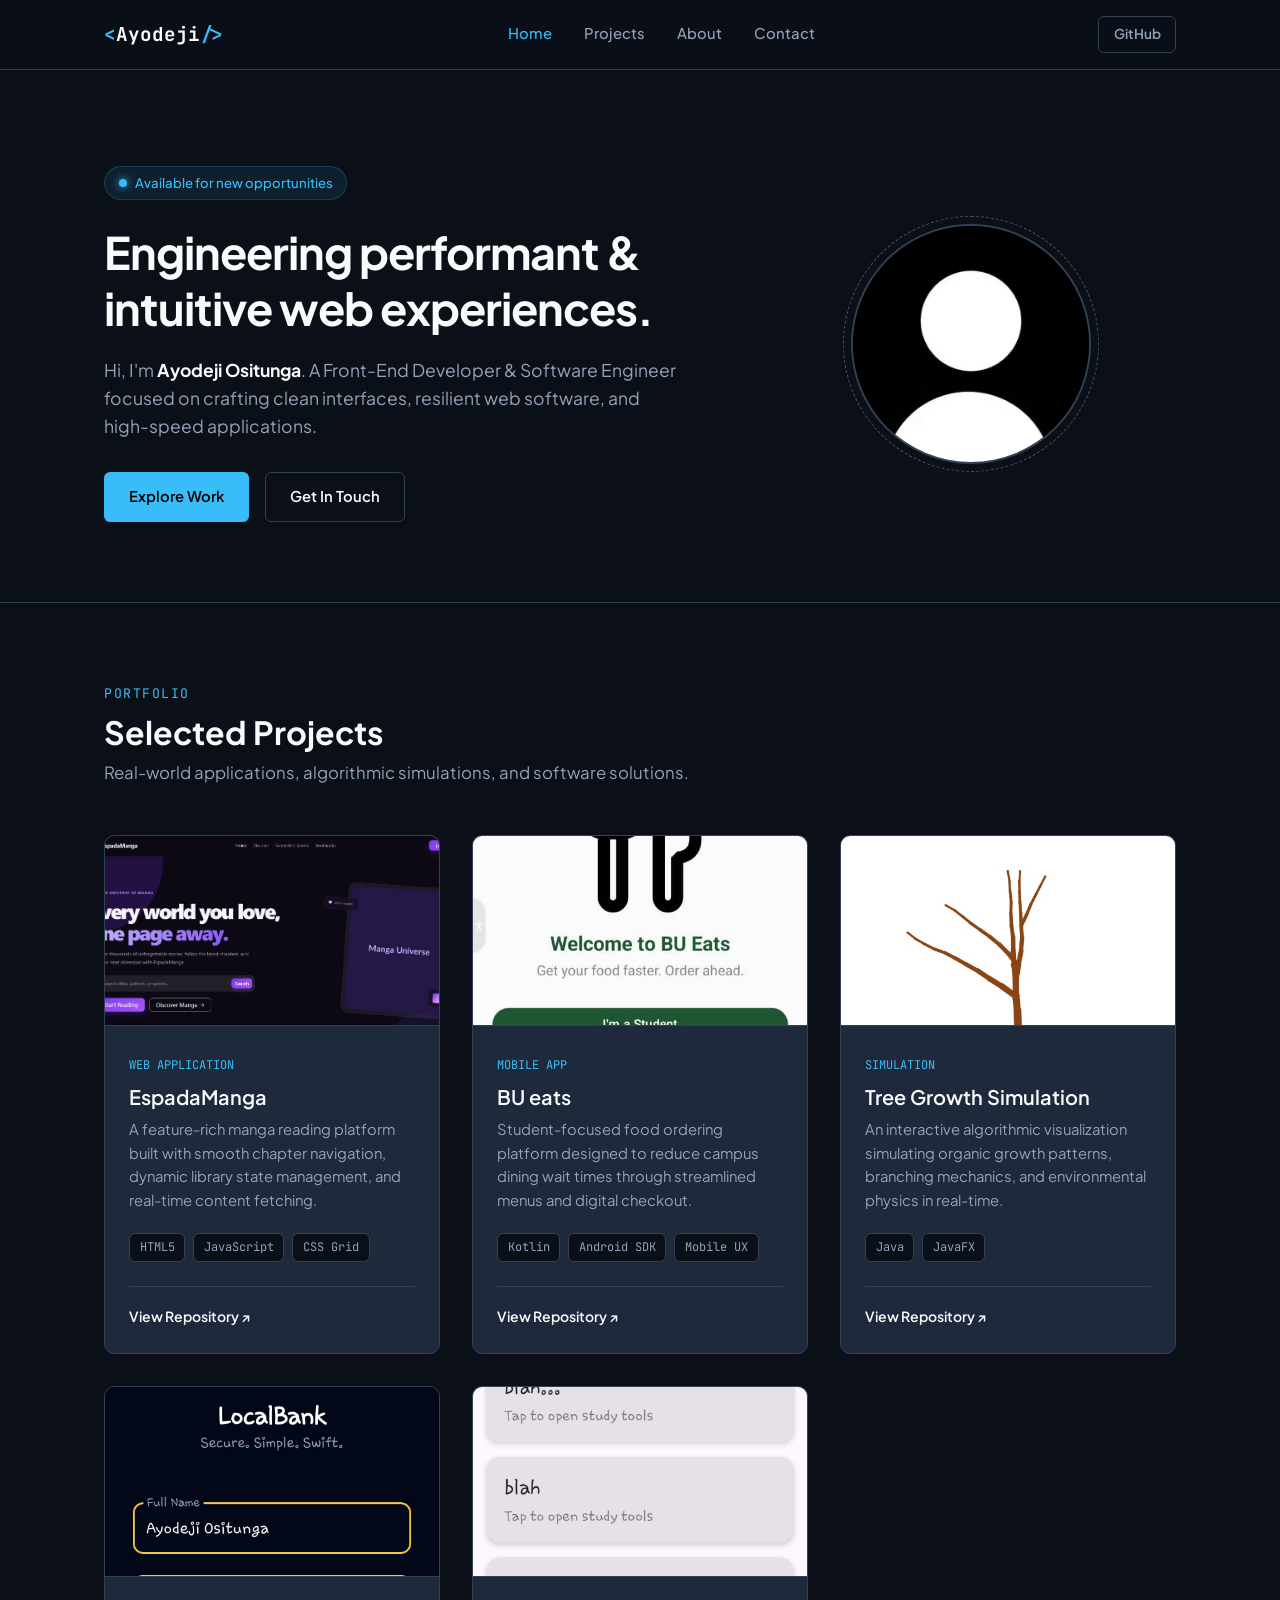
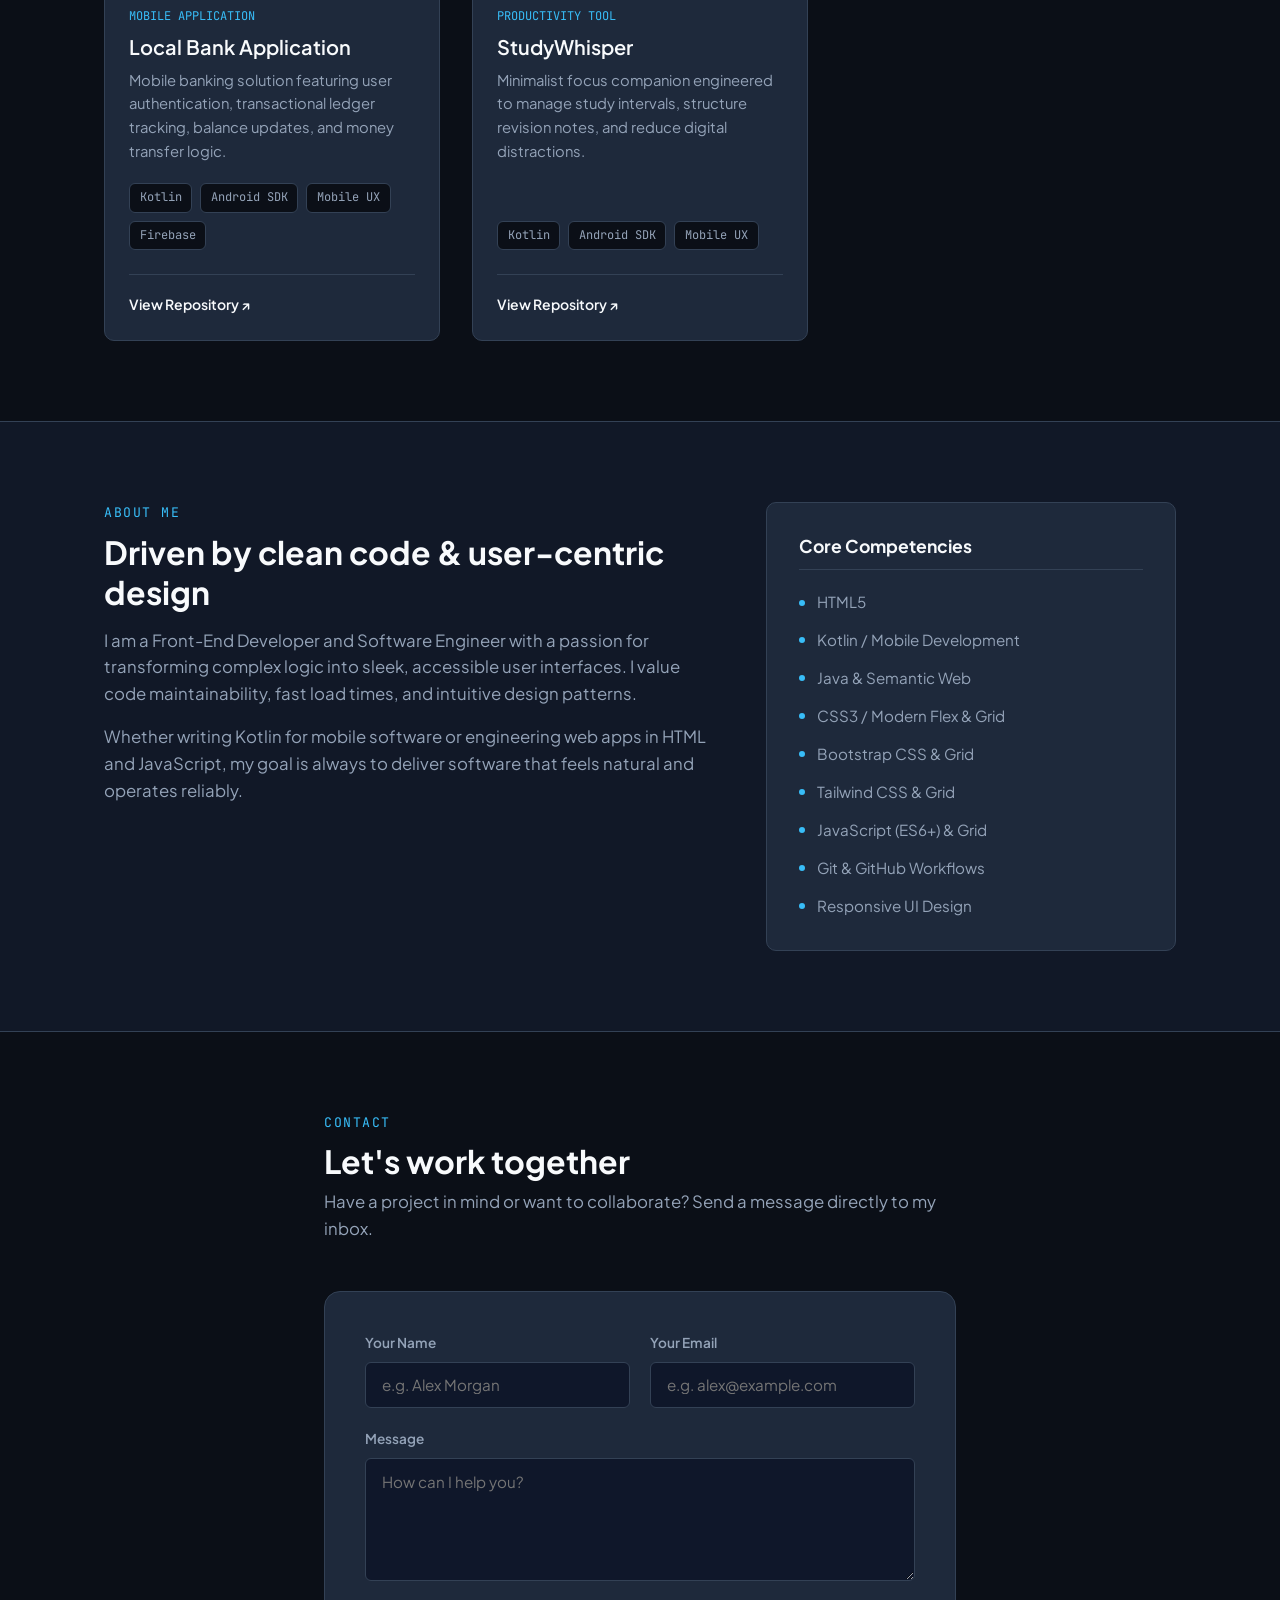
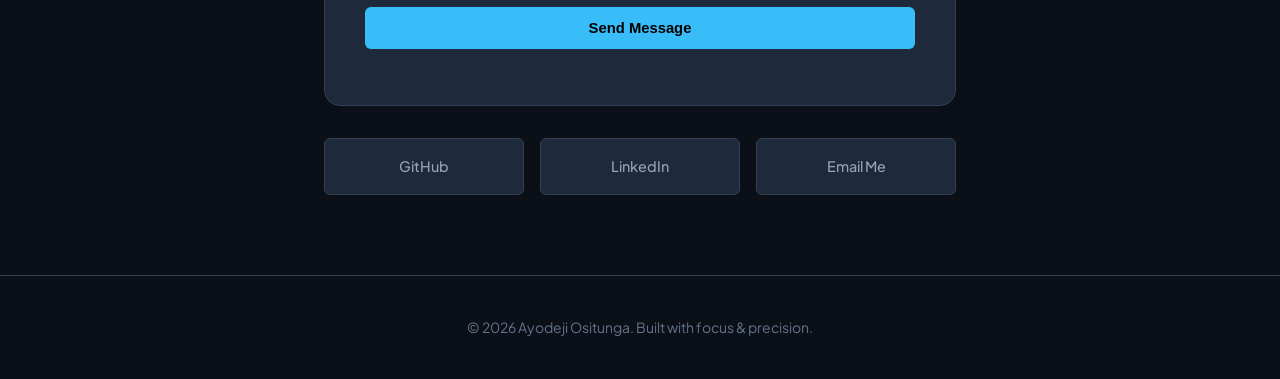
<file: index.html>
<!DOCTYPE html>
<html lang="en">
<head>
    <meta charset="UTF-8">
    <meta name="viewport" content="width=device-width, initial-scale=1.0">
    <title>Ayodeji Ositunga | Software Engineer & Front-End Developer</title>
    <link rel="preconnect" href="https://fonts.googleapis.com">
    <link rel="preconnect" href="https://fonts.gstatic.com" crossorigin>
    <link href="https://fonts.googleapis.com/css2?family=Plus+Jakarta+Sans:wght@400;500;600;700&family=JetBrains+Mono:wght@400;500&display=swap" rel="stylesheet">
    <link rel="stylesheet" href="style.css">
</head>
<body>

    <header class="header">
        <div class="nav-container">
            <a href="#home" class="logo">
                <span class="logo-bracket">&lt;</span>Ayodeji<span class="logo-bracket">/&gt;</span>
            </a>
            <nav class="nav-menu" id="navMenu">
                <a href="#home" class="nav-link active">Home</a>
                <a href="#projects" class="nav-link">Projects</a>
                <a href="#about" class="nav-link">About</a>
                <a href="#contact" class="nav-link">Contact</a>
            </nav>
            <div class="nav-actions">
                <a href="https://github.com/YhungBoss" target="_blank" rel="noopener noreferrer" class="btn btn-sm btn-ghost">GitHub</a>
                <button class="nav-toggle" id="navToggle" aria-label="Toggle navigation">
                    <span></span><span></span>
                </button>
            </div>
        </div>
    </header>

    <main>
        <section class="hero" id="home">
            <div class="container hero-grid">
                <div class="hero-text">
                    <div class="status-badge">
                        <span class="status-dot"></span> Available for new opportunities
                    </div>
                    <h1 class="hero-title">Engineering performant &amp; intuitive web experiences.</h1>
                    <p class="hero-description">
                        Hi, I'm <strong>Ayodeji Ositunga</strong>. A Front-End Developer &amp; Software Engineer focused on crafting clean interfaces, resilient web software, and high-speed applications.
                    </p>
                    <div class="hero-buttons">
                        <a href="#projects" class="btn btn-primary">Explore Work</a>
                        <a href="#contact" class="btn btn-secondary">Get In Touch</a>
                    </div>
                </div>
                <div class="hero-avatar">
                    <div class="avatar-wrapper">
                        <img src="images/profile.jpg" alt="Ayodeji Ositunga" class="avatar-img">
                    </div>
                </div>
            </div>
        </section>

        <section class="section" id="projects">
            <div class="container">
                <div class="section-header">
                    <span class="section-tag">Portfolio</span>
                    <h2 class="section-title">Selected Projects</h2>
                    <p class="section-subtitle">Real-world applications, algorithmic simulations, and software solutions.</p>
                </div>

                <div class="projects-grid">
                    
                    <article class="project-card">
                        <div class="project-image-container">
                            <img src="images/projects/espadamanga.jpg" alt="EspadaManga Screenshot">
                        </div>
                        <div class="project-body">
                            <div class="project-meta">
                                <span class="project-type">Web Application</span>
                            </div>
                            <h3 class="project-title">EspadaManga</h3>
                            <p class="project-desc">A feature-rich manga reading platform built with smooth chapter navigation, dynamic library state management, and real-time content fetching.</p>
                            <div class="tag-list">
                                <span class="tag">HTML5</span>
                                <span class="tag">JavaScript</span>
                                <span class="tag">CSS Grid</span>
                            </div>
                            <div class="project-footer">
                                <a href="https://github.com/YhungBoss/EspadaManga" target="_blank" rel="noopener noreferrer" class="link-btn">
                                    View Repository ↗
                                </a>
                            </div>
                        </div>
                    </article>

                    <article class="project-card">
                        <div class="project-image-container">
                            <img src="images/projects/bueats.jpg" alt="BU eats Screenshot">
                        </div>
                        <div class="project-body">
                            <div class="project-meta">
                                <span class="project-type">Mobile App</span>
                            </div>
                            <h3 class="project-title">BU eats</h3>
                            <p class="project-desc">Student-focused food ordering platform designed to reduce campus dining wait times through streamlined menus and digital checkout.</p>
                            <div class="tag-list">
                                <span class="tag">Kotlin</span>
                                <span class="tag">Android SDK</span>
                                <span class="tag">Mobile UX</span>
                            </div>
                            <div class="project-footer">
                                <a href="https://github.com/YhungBoss/BUeats" target="_blank" rel="noopener noreferrer" class="link-btn">
                                    View Repository ↗
                                </a>
                            </div>
                        </div>
                    </article>

                    <article class="project-card">
                        <div class="project-image-container">
                            <img src="images/projects/treegrowth.jpg" alt="Tree Growth Simulation Screenshot">
                        </div>
                        <div class="project-body">
                            <div class="project-meta">
                                <span class="project-type">Simulation</span>
                            </div>
                            <h3 class="project-title">Tree Growth Simulation</h3>
                            <p class="project-desc">An interactive algorithmic visualization simulating organic growth patterns, branching mechanics, and environmental physics in real-time.</p>
                            <div class="tag-list">
                                <span class="tag">Java</span>
                                <span class="tag">JavaFX</span>
                            </div>
                            <div class="project-footer">
                                <a href="https://github.com/YhungBoss/TreeGrowthSimulation" target="_blank" rel="noopener noreferrer" class="link-btn">
                                    View Repository ↗
                                </a>
                            </div>
                        </div>
                    </article>

                    <article class="project-card">
                        <div class="project-image-container">
                            <img src="images/projects/localbank.jpg" alt="Local Bank App Screenshot">
                        </div>
                        <div class="project-body">
                            <div class="project-meta">
                                <span class="project-type">Mobile Application</span>
                            </div>
                            <h3 class="project-title">Local Bank Application</h3>
                            <p class="project-desc">Mobile banking solution featuring user authentication, transactional ledger tracking, balance updates, and money transfer logic.</p>
                            <div class="tag-list">
                                <span class="tag">Kotlin</span>
                                <span class="tag">Android SDK</span>
                                <span class="tag">Mobile UX</span>
                                <span class="tag">Firebase</span>
                            </div>
                            <div class="project-footer">
                                <a href="https://github.com/YhungBoss/LocalBankApp" target="_blank" rel="noopener noreferrer" class="link-btn">
                                    View Repository ↗
                                </a>
                            </div>
                        </div>
                    </article>

                    <article class="project-card">
                        <div class="project-image-container">
                            <img src="images/projects/studywhisper.jpg" alt="StudyWhisper Screenshot">
                        </div>
                        <div class="project-body">
                            <div class="project-meta">
                                <span class="project-type">Productivity Tool</span>
                            </div>
                            <h3 class="project-title">StudyWhisper</h3>
                            <p class="project-desc">Minimalist focus companion engineered to manage study intervals, structure revision notes, and reduce digital distractions.</p>
                            <div class="tag-list">
                                <span class="tag">Kotlin</span>
                                <span class="tag">Android SDK</span>
                                <span class="tag">Mobile UX</span>
                            </div>
                            <div class="project-footer">
                                <a href="https://github.com/YhungBoss/StudyWhisper" target="_blank" rel="noopener noreferrer" class="link-btn">
                                    View Repository ↗
                                </a>
                            </div>
                        </div>
                    </article>

                </div>
            </div>
        </section>

        <section class="section section-alt" id="about">
            <div class="container">
                <div class="about-grid">
                    <div class="about-content">
                        <span class="section-tag">About Me</span>
                        <h2 class="section-title">Driven by clean code &amp; user-centric design</h2>
                        <p class="about-text">
                            I am a Front-End Developer and Software Engineer with a passion for transforming complex logic into sleek, accessible user interfaces. I value code maintainability, fast load times, and intuitive design patterns.
                        </p>
                        <p class="about-text">
                            Whether writing Kotlin for mobile software or engineering web apps in HTML and JavaScript, my goal is always to deliver software that feels natural and operates reliably.
                        </p>
                    </div>
                    <div class="skills-card">
                        <h3 class="skills-title">Core Competencies</h3>
                        <div class="skills-list">
                            <div class="skill-item"><span class="skill-dot"></span> HTML5</div>
                            <div class="skill-item"><span class="skill-dot"></span> Kotlin / Mobile Development</div>
                            <div class="skill-item"><span class="skill-dot"></span> Java &amp; Semantic Web</div>
                            <div class="skill-item"><span class="skill-dot"></span> CSS3 / Modern Flex &amp; Grid</div>
                            <div class="skill-item"><span class="skill-dot"></span> Bootstrap CSS &amp; Grid</div>
                            <div class="skill-item"><span class="skill-dot"></span> Tailwind CSS &amp; Grid</div>
                            <div class="skill-item"><span class="skill-dot"></span> JavaScript (ES6+) &amp; Grid</div>
                            <div class="skill-item"><span class="skill-dot"></span> Git &amp; GitHub Workflows</div>
                            <div class="skill-item"><span class="skill-dot"></span> Responsive UI Design</div>
                        </div>
                    </div>
                </div>
            </div>
        </section>

        <section class="section" id="contact">
            <div class="container contact-wrapper">
                <div class="section-header">
                    <span class="section-tag">Contact</span>
                    <h2 class="section-title">Let's work together</h2>
                    <p class="section-subtitle">Have a project in mind or want to collaborate? Send a message directly to my inbox.</p>
                </div>

                <form action="https://formspree.io/f/mppzbogv" method="POST" class="contact-form" id="contactForm">
                    <div class="form-row">
                        <div class="form-group">
                            <label for="name">Your Name</label>
                            <input type="text" id="name" name="name" placeholder="e.g. Alex Morgan" required>
                        </div>
                        <div class="form-group">
                            <label for="email">Your Email</label>
                            <input type="email" id="email" name="_replyto" placeholder="e.g. alex@example.com" required>
                        </div>
                    </div>
                    <div class="form-group">
                        <label for="message">Message</label>
                        <textarea id="message" name="message" rows="5" placeholder="How can I help you?" required></textarea>
                    </div>
                    <button type="submit" class="btn btn-primary btn-full" id="submitBtn">Send Message</button>
                    <p class="form-feedback" id="formFeedback"></p>
                </form>

                <div class="social-links">
                    <a href="https://github.com/YhungBoss" target="_blank" rel="noopener noreferrer" class="social-card">
                        <span class="social-label">GitHub</span>
                    </a>
                    <a href="https://www.linkedin.com/in/ayodeji-ositunga-4a4807351/" target="_blank" rel="noopener noreferrer" class="social-card">
                        <span class="social-label">LinkedIn</span>
                    </a>
                    <a href="mailto:ayodeji.ositunga@gmail.com" class="social-card">
                        <span class="social-label">Email Me</span>
                    </a>
                </div>
            </div>
        </section>
    </main>

    <footer class="footer">
        <div class="container">
            <p>&copy; 2026 Ayodeji Ositunga. Built with focus &amp; precision.</p>
        </div>
    </footer>

    <script src="script.js"></script>
</body>
</html>
</file>
<file: style.css>
/* Custom Properties & Modern Color Token System */
:root {
    --bg-main: #0b0f17;
    --bg-alt: #111827;
    --bg-card: #1e293b;
    --bg-input: #0f172a;
    
    --border-color: #334155;
    --border-hover: #475569;
    
    --text-primary: #f8fafc;
    --text-secondary: #94a3b8;
    --text-muted: #64748b;
    
    --accent: #38bdf8;
    --accent-hover: #0284c7;
    --accent-light: rgba(56, 189, 248, 0.1);
    
    --font-sans: 'Plus Jakarta Sans', -apple-system, sans-serif;
    --font-mono: 'JetBrains Mono', monospace;
    
    --radius-sm: 6px;
    --radius-md: 10px;
    --radius-lg: 16px;
    
    --shadow-subtle: 0 4px 20px rgba(0, 0, 0, 0.25);
    --transition: all 0.25s cubic-bezier(0.16, 1, 0.3, 1);
}

/* Reset & Global Settings */
* {
    box-sizing: border-box;
    margin: 0;
    padding: 0;
}

html {
    scroll-behavior: smooth;
    font-size: 16px;
}

body {
    background-color: var(--bg-main);
    color: var(--text-primary);
    font-family: var(--font-sans);
    line-height: 1.6;
    -webkit-font-smoothing: antialiased;
}

.container {
    max-width: 1120px;
    margin: 0 auto;
    padding: 0 1.5rem;
}

/* Typography & Badges */
h1, h2, h3 {
    color: var(--text-primary);
    line-height: 1.25;
}

strong {
    color: var(--text-primary);
}

.section-tag {
    font-family: var(--font-mono);
    font-size: 0.825rem;
    color: var(--accent);
    text-transform: uppercase;
    letter-spacing: 1.5px;
    display: block;
    margin-bottom: 0.5rem;
}

.section-header {
    margin-bottom: 3rem;
}

.section-title {
    font-size: 2rem;
    font-weight: 700;
}

.section-subtitle {
    color: var(--text-secondary);
    font-size: 1.05rem;
    margin-top: 0.5rem;
}

/* Header & Nav */
.header {
    position: sticky;
    top: 0;
    z-index: 100;
    background: rgba(11, 15, 23, 0.85);
    backdrop-filter: blur(12px);
    border-bottom: 1px solid var(--border-color);
    padding: 1rem 0;
}

.nav-container {
    max-width: 1120px;
    margin: 0 auto;
    padding: 0 1.5rem;
    display: flex;
    align-items: center;
    justify-content: space-between;
}

.logo {
    font-family: var(--font-mono);
    font-weight: 700;
    font-size: 1.2rem;
    color: var(--text-primary);
    text-decoration: none;
}

.logo-bracket {
    color: var(--accent);
}

.nav-menu {
    display: flex;
    gap: 2rem;
}

.nav-link {
    color: var(--text-secondary);
    text-decoration: none;
    font-size: 0.925rem;
    font-weight: 500;
    transition: var(--transition);
}

.nav-link:hover,
.nav-link.active {
    color: var(--accent);
}

.nav-actions {
    display: flex;
    align-items: center;
    gap: 1rem;
}

.nav-toggle {
    display: none;
    background: transparent;
    border: none;
    cursor: pointer;
    flex-direction: column;
    gap: 6px;
}

.nav-toggle span {
    display: block;
    width: 22px;
    height: 2px;
    background: var(--text-primary);
    transition: var(--transition);
}

/* Buttons */
.btn {
    display: inline-flex;
    align-items: center;
    justify-content: center;
    padding: 0.75rem 1.5rem;
    border-radius: var(--radius-sm);
    font-weight: 600;
    font-size: 0.925rem;
    text-decoration: none;
    transition: var(--transition);
    cursor: pointer;
    border: 1px solid transparent;
}

.btn-sm {
    padding: 0.4rem 0.9rem;
    font-size: 0.85rem;
}

.btn-primary {
    background: var(--accent);
    color: #000000;
}

.btn-primary:hover {
    background: var(--accent-hover);
    color: #ffffff;
    box-shadow: 0 0 15px rgba(56, 189, 248, 0.3);
}

.btn-secondary {
    background: transparent;
    border-color: var(--border-color);
    color: var(--text-primary);
}

.btn-secondary:hover {
    background: var(--bg-card);
    border-color: var(--border-hover);
}

.btn-ghost {
    background: transparent;
    color: var(--text-secondary);
    border-color: var(--border-color);
}

.btn-ghost:hover {
    color: var(--text-primary);
    border-color: var(--border-hover);
}

.btn-full {
    width: 100%;
}

/* Hero Section */
.hero {
    padding: 6rem 0 5rem 0;
    border-bottom: 1px solid var(--border-color);
}

.hero-grid {
    display: grid;
    grid-template-columns: 1.2fr 0.8fr;
    gap: 3rem;
    align-items: center;
}

.status-badge {
    display: inline-flex;
    align-items: center;
    gap: 0.5rem;
    padding: 0.35rem 0.85rem;
    background: var(--accent-light);
    border: 1px solid rgba(56, 189, 248, 0.2);
    border-radius: 20px;
    font-size: 0.825rem;
    color: var(--accent);
    font-weight: 500;
    margin-bottom: 1.5rem;
}

.status-dot {
    width: 8px;
    height: 8px;
    background: var(--accent);
    border-radius: 50%;
    box-shadow: 0 0 8px var(--accent);
}

.hero-title {
    font-size: 2.8rem;
    font-weight: 700;
    letter-spacing: -1px;
    margin-bottom: 1.25rem;
}

.hero-description {
    color: var(--text-secondary);
    font-size: 1.1rem;
    max-width: 580px;
    margin-bottom: 2rem;
}

.hero-buttons {
    display: flex;
    gap: 1rem;
}

.avatar-wrapper {
    position: relative;
    width: 240px;
    height: 240px;
    margin: 0 auto;
}

.avatar-wrapper::after {
    content: '';
    position: absolute;
    inset: -8px;
    border: 1px dashed var(--border-hover);
    border-radius: 50%;
    z-index: 0;
}

.avatar-img {
    width: 100%;
    height: 100%;
    object-fit: cover;
    border-radius: 50%;
    border: 2px solid var(--border-color);
    position: relative;
    z-index: 1;
}

/* Sections */
.section {
    padding: 5rem 0;
}

.section-alt {
    background-color: var(--bg-alt);
    border-top: 1px solid var(--border-color);
    border-bottom: 1px solid var(--border-color);
}

/* Project Cards Grid */
.projects-grid {
    display: grid;
    grid-template-columns: repeat(auto-fit, minmax(320px, 1fr));
    gap: 2rem;
}

.project-card {
    background: var(--bg-card);
    border: 1px solid var(--border-color);
    border-radius: var(--radius-md);
    overflow: hidden;
    display: flex;
    flex-direction: column;
    transition: var(--transition);
}

.project-card:hover {
    border-color: var(--border-hover);
    transform: translateY(-4px);
    box-shadow: var(--shadow-subtle);
}

.project-image-container {
    width: 100%;
    height: 190px;
    background: var(--bg-alt);
    border-bottom: 1px solid var(--border-color);
    overflow: hidden;
}

.project-image-container img {
    width: 100%;
    height: 100%;
    object-fit: cover;
    transition: var(--transition);
}

.project-card:hover .project-image-container img {
    transform: scale(1.04);
}

.project-body {
    padding: 1.5rem;
    display: flex;
    flex-direction: column;
    flex-grow: 1;
}

.project-meta {
    margin-bottom: 0.5rem;
}

.project-type {
    font-family: var(--font-mono);
    font-size: 0.75rem;
    color: var(--accent);
    text-transform: uppercase;
}

.project-title {
    font-size: 1.25rem;
    font-weight: 600;
    margin-bottom: 0.6rem;
}

.project-desc {
    color: var(--text-secondary);
    font-size: 0.925rem;
    margin-bottom: 1.25rem;
    flex-grow: 1;
}

.tag-list {
    display: flex;
    flex-wrap: wrap;
    gap: 0.5rem;
    margin-bottom: 1.5rem;
}

.tag {
    font-family: var(--font-mono);
    font-size: 0.75rem;
    background: var(--bg-main);
    color: var(--text-secondary);
    padding: 0.25rem 0.6rem;
    border-radius: var(--radius-sm);
    border: 1px solid var(--border-color);
}

.project-footer {
    border-top: 1px solid var(--border-color);
    padding-top: 1rem;
}

.link-btn {
    color: var(--text-primary);
    text-decoration: none;
    font-size: 0.875rem;
    font-weight: 600;
    transition: var(--transition);
}

.link-btn:hover {
    color: var(--accent);
}

/* About Grid */
.about-grid {
    display: grid;
    grid-template-columns: 1.2fr 0.8fr;
    gap: 3rem;
    align-items: start;
}

.about-text {
    color: var(--text-secondary);
    font-size: 1.05rem;
    margin-top: 1rem;
}

.skills-card {
    background: var(--bg-card);
    border: 1px solid var(--border-color);
    border-radius: var(--radius-md);
    padding: 2rem;
}

.skills-title {
    font-size: 1.1rem;
    margin-bottom: 1.25rem;
    padding-bottom: 0.75rem;
    border-bottom: 1px solid var(--border-color);
}

.skills-list {
    display: flex;
    flex-direction: column;
    gap: 0.85rem;
}

.skill-item {
    display: flex;
    align-items: center;
    gap: 0.75rem;
    font-size: 0.95rem;
    color: var(--text-secondary);
}

.skill-dot {
    width: 6px;
    height: 6px;
    background: var(--accent);
    border-radius: 50%;
}

/* Contact Section */
.contact-wrapper {
    max-width: 680px;
}

.contact-form {
    background: var(--bg-card);
    border: 1px solid var(--border-color);
    border-radius: var(--radius-lg);
    padding: 2.5rem;
    margin-bottom: 2rem;
}

.form-row {
    display: grid;
    grid-template-columns: 1fr 1fr;
    gap: 1.25rem;
}

.form-group {
    margin-bottom: 1.25rem;
}

.form-group label {
    display: block;
    font-size: 0.85rem;
    font-weight: 600;
    color: var(--text-secondary);
    margin-bottom: 0.5rem;
}

.form-group input,
.form-group textarea {
    width: 100%;
    padding: 0.8rem 1rem;
    background: var(--bg-input);
    border: 1px solid var(--border-color);
    border-radius: var(--radius-sm);
    color: var(--text-primary);
    font-family: inherit;
    font-size: 0.95rem;
    transition: var(--transition);
}

.form-group input:focus,
.form-group textarea:focus {
    outline: none;
    border-color: var(--accent);
    box-shadow: 0 0 0 2px var(--accent-light);
}

.form-feedback {
    margin-top: 1rem;
    font-size: 0.9rem;
    text-align: center;
}

.social-links {
    display: grid;
    grid-template-columns: repeat(3, 1fr);
    gap: 1rem;
}

.social-card {
    background: var(--bg-card);
    border: 1px solid var(--border-color);
    border-radius: var(--radius-sm);
    padding: 1rem;
    display: flex;
    align-items: center;
    justify-content: center;
    gap: 0.6rem;
    text-decoration: none;
    color: var(--text-secondary);
    font-weight: 500;
    font-size: 0.9rem;
    transition: var(--transition);
}

.social-card:hover {
    border-color: var(--border-hover);
    color: var(--text-primary);
    background: var(--bg-alt);
}

/* Footer */
.footer {
    padding: 2.5rem 0;
    border-top: 1px solid var(--border-color);
    text-align: center;
    color: var(--text-muted);
    font-size: 0.875rem;
}

/* Mobile Responsiveness */
@media (max-width: 868px) {
    .hero-grid,
    .about-grid {
        grid-template-columns: 1fr;
    }

    .hero-title {
        font-size: 2.2rem;
    }

    .form-row {
        grid-template-columns: 1fr;
    }

    .social-links {
        grid-template-columns: 1fr;
    }

    .nav-menu {
        position: absolute;
        top: 100%;
        left: 0;
        right: 0;
        background: var(--bg-card);
        border-bottom: 1px solid var(--border-color);
        flex-direction: column;
        padding: 1.5rem;
        display: none;
    }

    .nav-menu.active {
        display: flex;
    }

    .nav-toggle {
        display: flex;
    }
}
</file>
